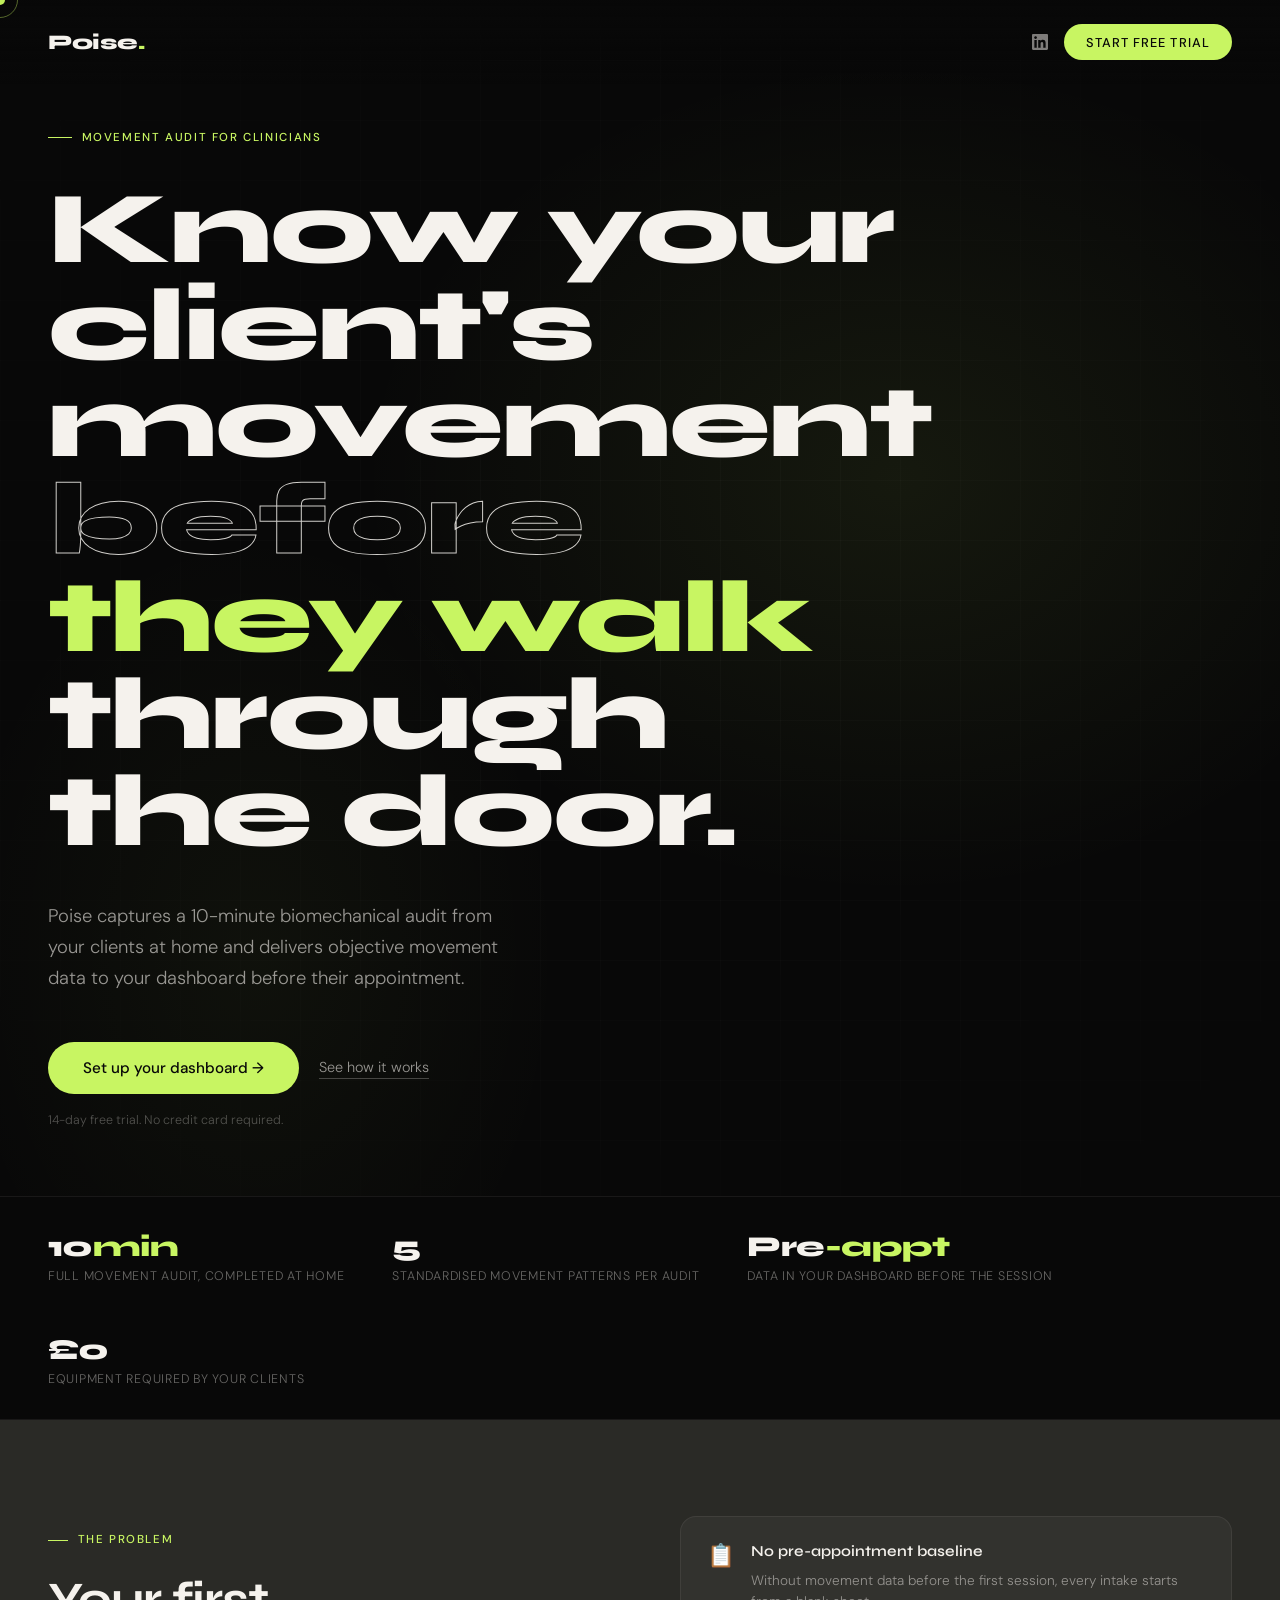
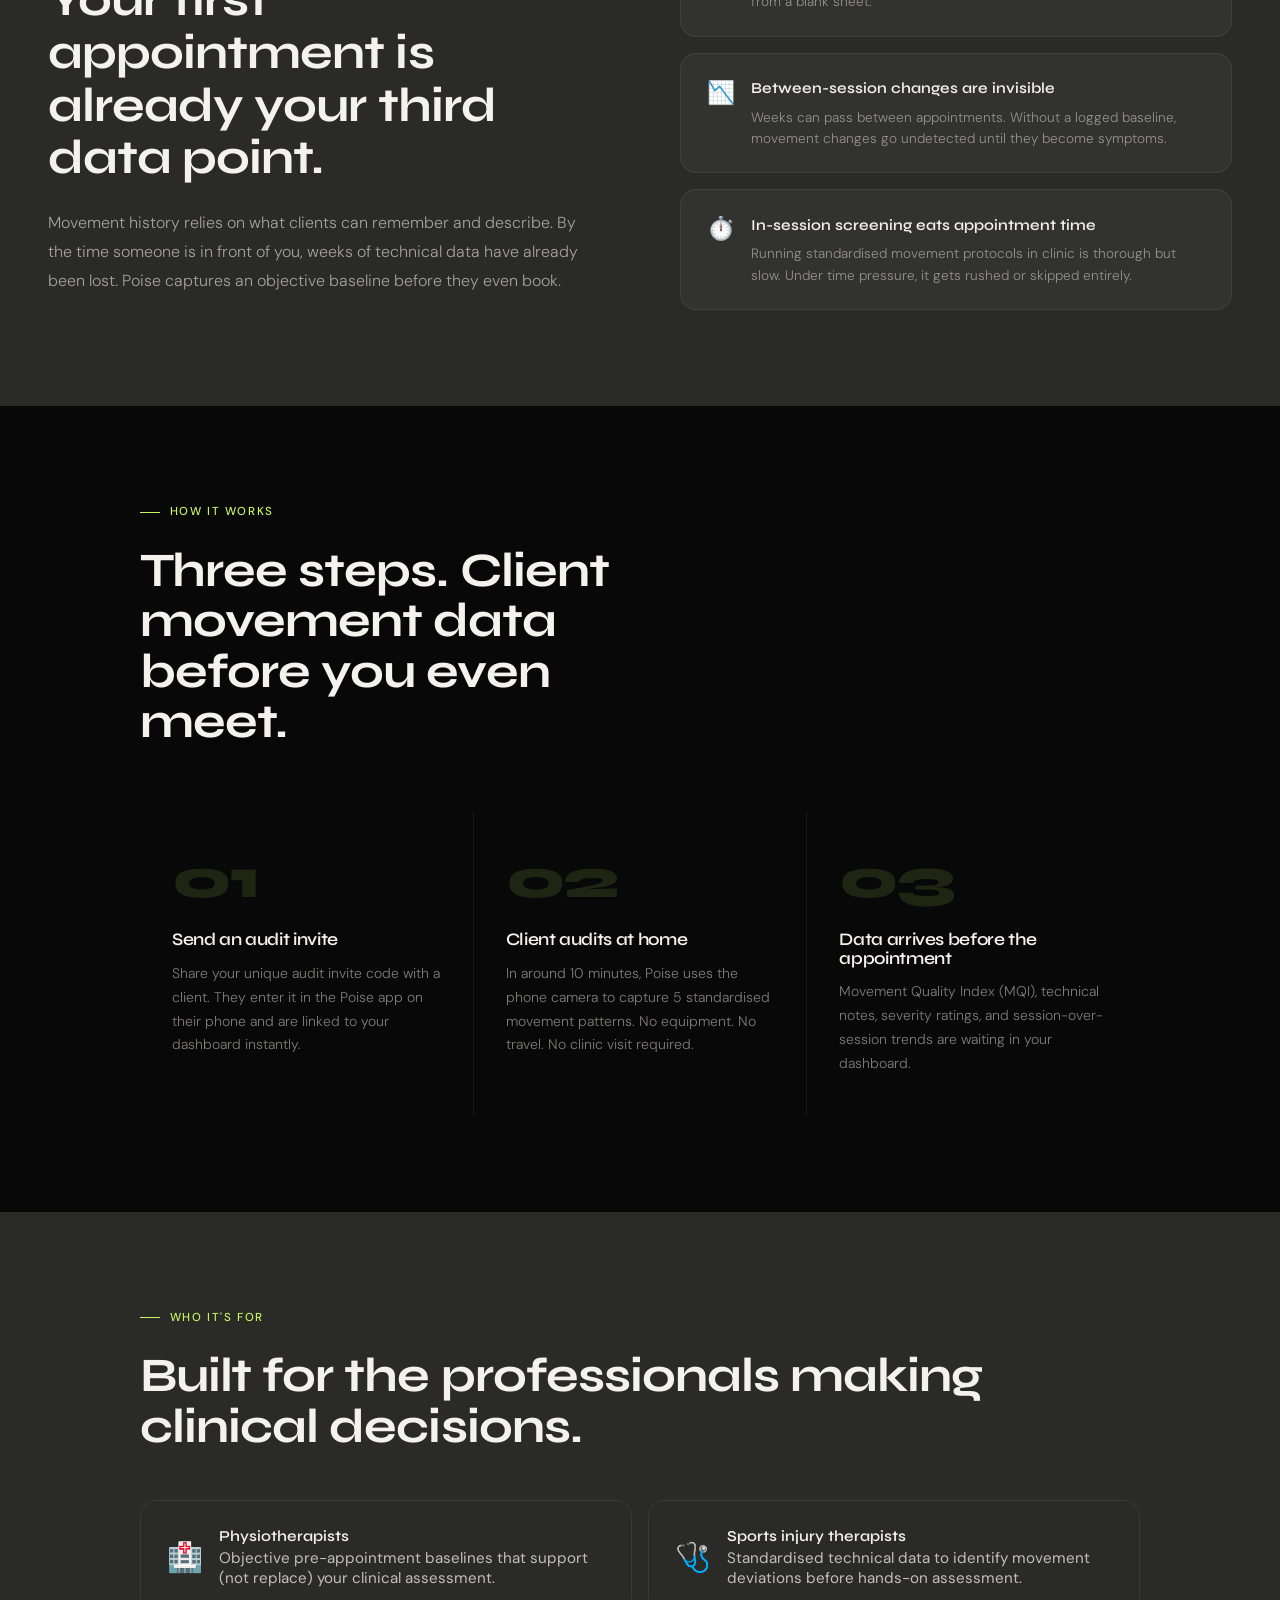
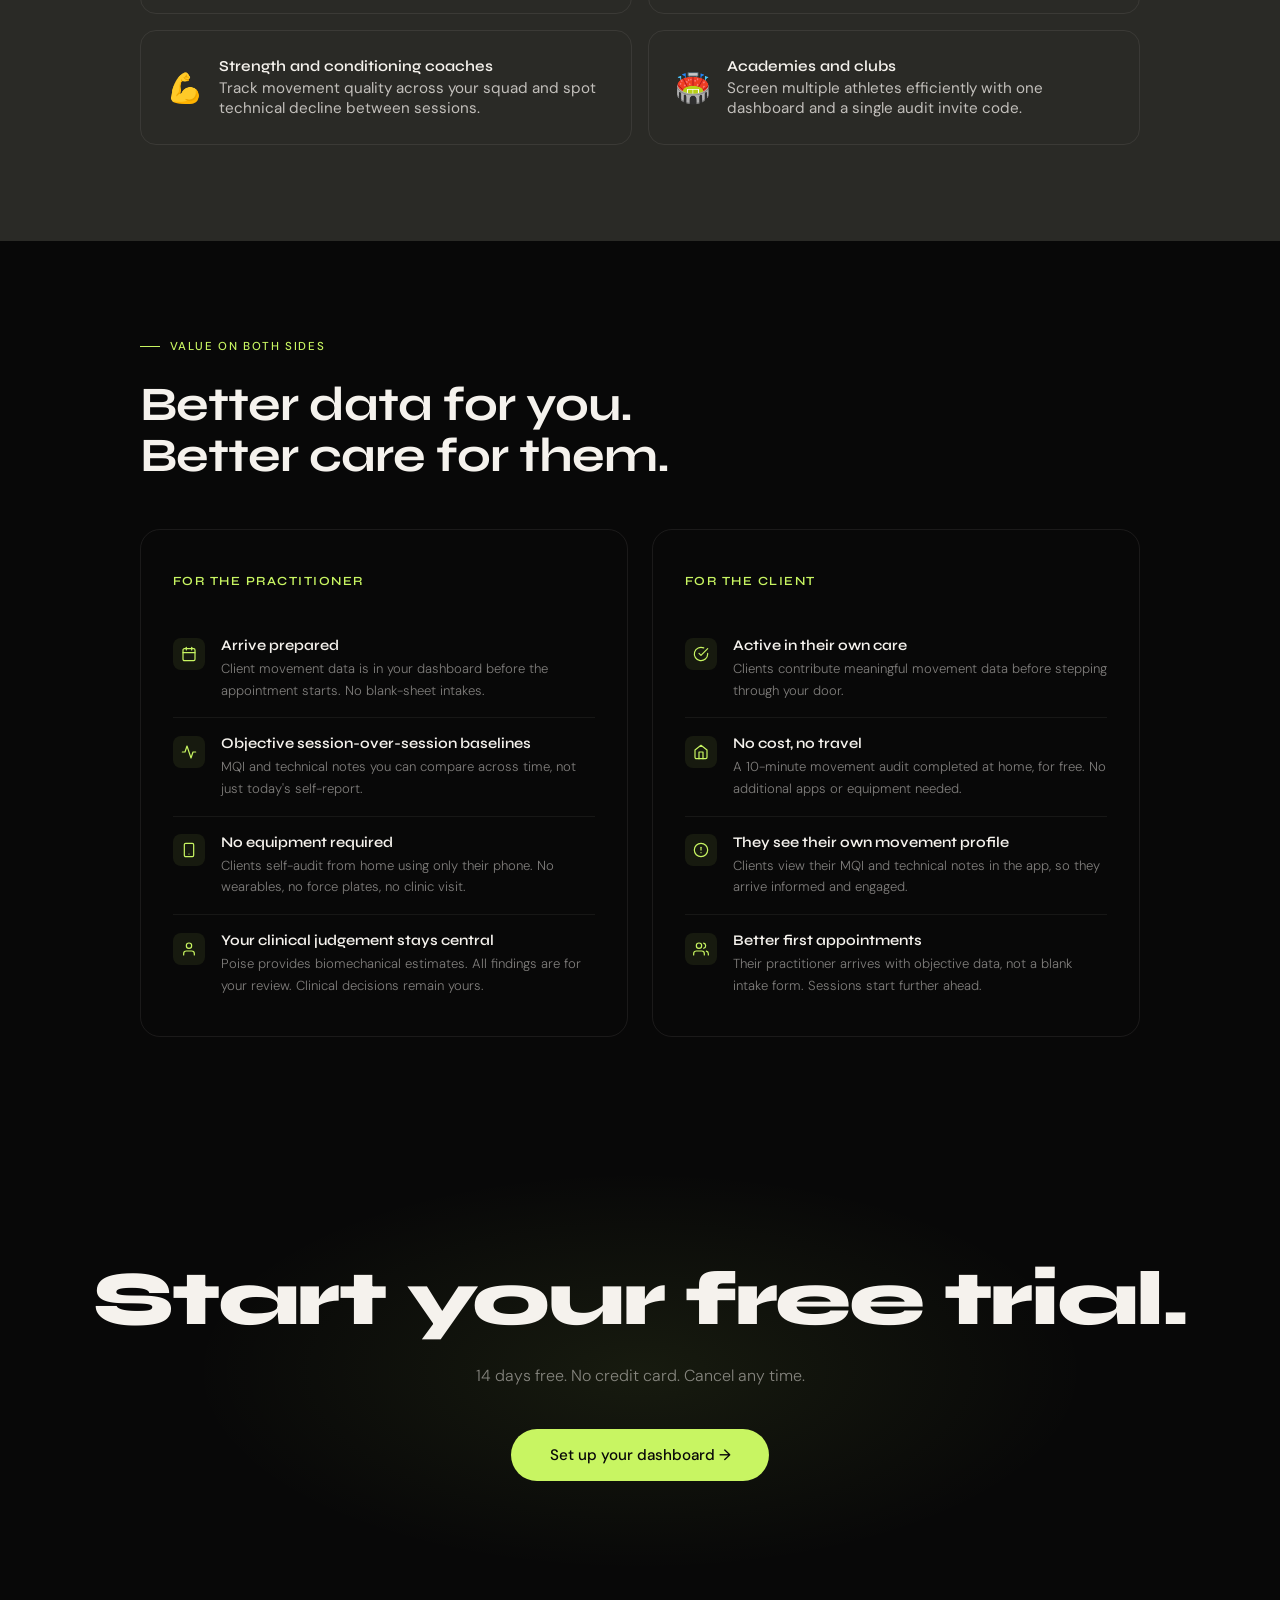
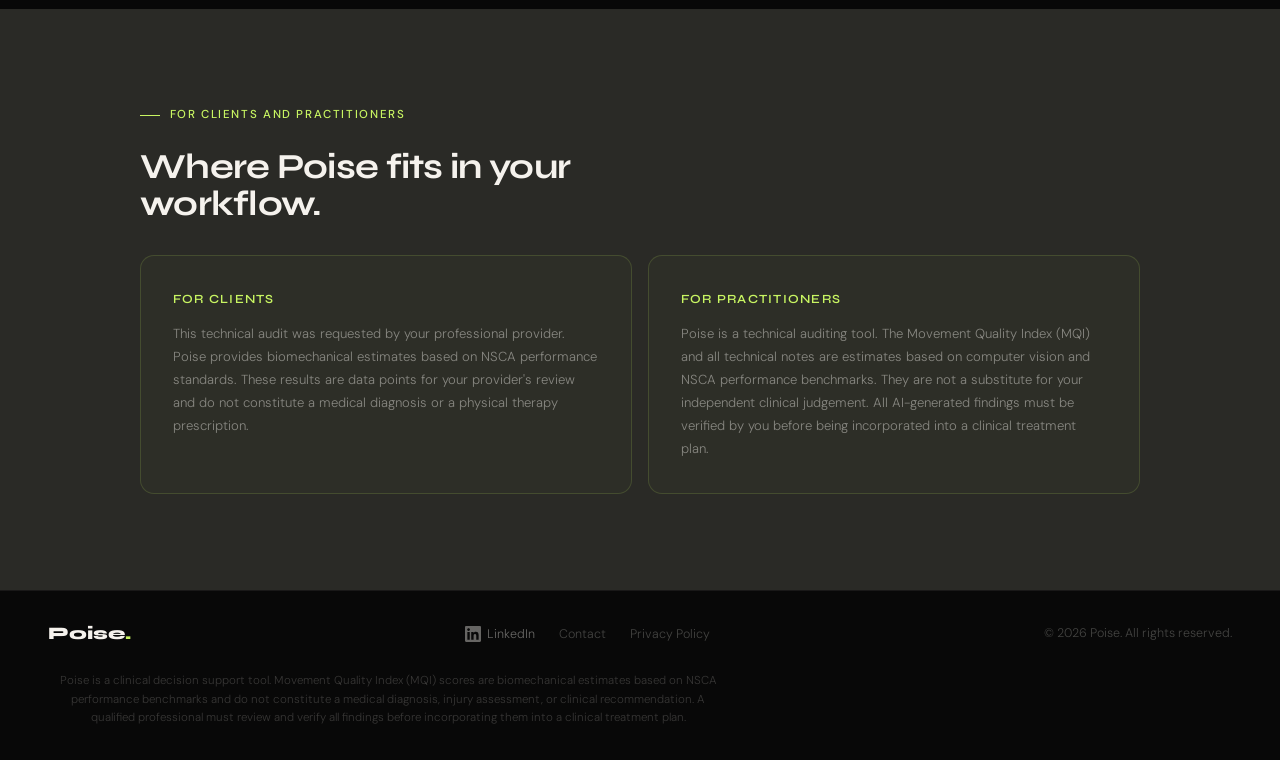
<file: index.html>
<!DOCTYPE html>
<html lang="en">
    <head>
        <meta charset="UTF-8">
        <meta name="viewport" content="width=device-width, initial-scale=1.0">
        <title>Poise | Movement Audit Tool for Clinicians and Coaches</title>
        <meta name="description" content="Give your clients a 10-minute at-home movement audit before their appointment. Objective biomechanical data in your dashboard before they walk through the door.">
        <meta name="robots" content="index, follow">
        <link rel="canonical" href="https://getpoise.app/">

        <!-- Open Graph -->
        <meta property="og:type" content="website">
        <meta property="og:url" content="https://getpoise.app/">
        <meta property="og:title" content="Poise | Movement Audit Tool for Clinicians and Coaches">
        <meta property="og:description" content="Give your clients a 10-minute at-home movement audit before their appointment. Objective biomechanical data in your dashboard before they walk through the door.">
        <meta property="og:image" content="https://getpoise.app/images/Poise_logo.png">
        <meta property="og:site_name" content="Poise">
        <meta property="og:locale" content="en_GB">

        <!-- Twitter Card -->
        <meta name="twitter:card" content="summary_large_image">
        <meta name="twitter:title" content="Poise | Movement Audit Tool for Clinicians and Coaches">
        <meta name="twitter:description" content="Give your clients a 10-minute at-home movement audit before their appointment. Objective biomechanical data in your dashboard before they walk through the door.">
        <meta name="twitter:image" content="https://getpoise.app/images/Poise_logo.png">

        <!-- Structured Data -->
        <script type="application/ld+json">
        {
            "@context": "https://schema.org",
            "@type": "SoftwareApplication",
            "name": "Poise",
            "url": "https://getpoise.app/",
            "description": "Poise is a clinical decision support tool that captures biomechanical baselines from clients at home and delivers objective movement data to practitioners before appointments.",
            "applicationCategory": "HealthApplication",
            "operatingSystem": "iOS",
            "publisher": {
                "@type": "Organization",
                "name": "Poise",
                "url": "https://getpoise.app/"
            }
        }
        </script>

        <link rel="stylesheet" href="styles/main.css"/>
        <link rel="icon" type="image/x-icon" href="/favicon.ico">
        <link rel="icon" type="image/png" sizes="32x32" href="/favicon-32x32.png">
        <link rel="icon" type="image/png" sizes="16x16" href="/favicon-16x16.png">
        <link rel="apple-touch-icon" sizes="180x180" href="/apple-touch-icon.png">
        <link rel="manifest" href="/site.webmanifest">
        <meta name="theme-color" content="#080808">

        <script type="text/javascript">
            (function(c,l,a,r,i,t,y){
                c[a]=c[a]||function(){(c[a].q||[]).push(arguments)};
                t=l.createElement(r);t.async=1;t.src="https://www.clarity.ms/tag/"+i;
                y=l.getElementsByTagName(r)[0];y.parentNode.insertBefore(t,y);
            })(window, document, "clarity", "script", "vlgvqy70ma");
        </script>
    </head>
    <body>

        <!-- Cursor -->
        <div class="cursor" id="cursor"></div>
        <div class="cursor-ring" id="cursor-ring"></div>

        <!-- Nav -->
        <nav id="nav">
            <a href="#" class="nav-logo">Poise<span>.</span></a>
            <div class="nav-right">
                <a href="https://linkedin.com/company/poiseapp" target="_blank" rel="noopener" class="nav-linkedin" aria-label="Poise on LinkedIn">
                    <svg xmlns="http://www.w3.org/2000/svg" viewBox="0 0 24 24" fill="currentColor" width="16" height="16"><path d="M20.447 20.452h-3.554v-5.569c0-1.328-.027-3.037-1.852-3.037-1.853 0-2.136 1.445-2.136 2.939v5.667H9.351V9h3.414v1.561h.046c.477-.9 1.637-1.85 3.37-1.85 3.601 0 4.267 2.37 4.267 5.455v6.286zM5.337 7.433c-1.144 0-2.063-.926-2.063-2.065 0-1.138.92-2.063 2.063-2.063 1.14 0 2.064.925 2.064 2.063 0 1.139-.925 2.065-2.064 2.065zm1.782 13.019H3.555V9h3.564v11.452zM22.225 0H1.771C.792 0 0 .774 0 1.729v20.542C0 23.227.792 24 1.771 24h20.451C23.2 24 24 23.227 24 22.271V1.729C24 .774 23.2 0 22.222 0h.003z"/></svg>
                </a>
                <a href="/pro/" class="nav-cta">Start free trial</a>
            </div>
        </nav>

        <!-- Hero -->
        <section class="hero" id="hero">
            <div class="hero-bg"></div>
            <div class="hero-grid"></div>

            <p class="hero-tag">Movement audit for clinicians</p>

            <h1 class="hero-headline">
                Know your client's movement
                <em>before</em>
                <span class="accent-word">they walk</span>
                through the door.
            </h1>

            <p class="hero-sub">
                Poise captures a 10-minute biomechanical audit from your clients at home and delivers objective movement data to your dashboard before their appointment.
            </p>

            <div class="hero-actions">
                <a href="/pro/" class="hero-btn-primary">Set up your dashboard &rarr;</a>
                <a href="#how" class="hero-btn-ghost">See how it works</a>
            </div>
            <p class="hero-note">14-day free trial. No credit card required.</p>
        </section>

        <!-- Stats -->
        <div class="stats reveal" id="stats">
            <div class="stat-item">
                <span class="stat-num">10<span>min</span></span>
                <span class="stat-label">Full movement audit, completed at home</span>
            </div>
            <div class="stat-item">
                <span class="stat-num">5</span>
                <span class="stat-label">Standardised movement patterns per audit</span>
            </div>
            <div class="stat-item">
                <span class="stat-num">Pre<span>-appt</span></span>
                <span class="stat-label">Data in your dashboard before the session</span>
            </div>
            <div class="stat-item">
                <span class="stat-num">£0</span>
                <span class="stat-label">Equipment required by your clients</span>
            </div>
        </div>

        <!-- Problem -->
        <section class="problem reveal" id="problem">
            <div>
                <p class="section-tag">The problem</p>
                <h2 class="problem-headline">Your first appointment is already your third data point.</h2>
                <p class="problem-body">
                    Movement history relies on what clients can remember and describe. By the time someone is in front of you, weeks of technical data have already been lost. Poise captures an objective baseline before they even book.
                </p>
            </div>
            <div class="problem-cards">
                <div class="problem-card">
                    <div class="card-icon">📋</div>
                    <div>
                        <p class="card-title">No pre-appointment baseline</p>
                        <p class="card-desc">Without movement data before the first session, every intake starts from a blank sheet.</p>
                    </div>
                </div>
                <div class="problem-card">
                    <div class="card-icon">📉</div>
                    <div>
                        <p class="card-title">Between-session changes are invisible</p>
                        <p class="card-desc">Weeks can pass between appointments. Without a logged baseline, movement changes go undetected until they become symptoms.</p>
                    </div>
                </div>
                <div class="problem-card">
                    <div class="card-icon">⏱️</div>
                    <div>
                        <p class="card-title">In-session screening eats appointment time</p>
                        <p class="card-desc">Running standardised movement protocols in clinic is thorough but slow. Under time pressure, it gets rushed or skipped entirely.</p>
                    </div>
                </div>
            </div>
        </section>

        <!-- How it works -->
        <section class="how-section reveal" id="how">
            <div class="how">
                <p class="section-tag">How it works</p>
                <h2 class="how-headline">
                    Three steps. Client movement data before you even meet.
                </h2>
                <div class="steps">
                    <div class="step">
                        <div class="step-num">01</div>
                        <h3 class="step-title">Send an audit invite</h3>
                        <p class="step-desc">
                            Share your unique audit invite code with a client. They enter it in the Poise app on their phone and are linked to your dashboard instantly.
                        </p>
                    </div>
                    <div class="step">
                        <div class="step-num">02</div>
                        <h3 class="step-title">Client audits at home</h3>
                        <p class="step-desc">
                            In around 10 minutes, Poise uses the phone camera to capture 5 standardised movement patterns. No equipment. No travel. No clinic visit required.
                        </p>
                    </div>
                    <div class="step">
                        <div class="step-num">03</div>
                        <h3 class="step-title">Data arrives before the appointment</h3>
                        <p class="step-desc">
                            Movement Quality Index (MQI), technical notes, severity ratings, and session-over-session trends are waiting in your dashboard.
                        </p>
                    </div>
                </div>
            </div>
        </section>

        <!-- Who it's for -->
        <section class="who reveal" id="who">
            <div class="who-inner">
                <p class="section-tag">Who it's for</p>
                <h2 class="who-headline">Built for the professionals making clinical decisions.</h2>
                <div class="who-grid">
                    <div class="who-card">
                        <div class="who-emoji">🏥</div>
                        <div class="who-text">
                            <strong>Physiotherapists</strong>
                            Objective pre-appointment baselines that support (not replace) your clinical assessment.
                        </div>
                    </div>
                    <div class="who-card">
                        <div class="who-emoji">🩺</div>
                        <div class="who-text">
                            <strong>Sports injury therapists</strong>
                            Standardised technical data to identify movement deviations before hands-on assessment.
                        </div>
                    </div>
                    <div class="who-card">
                        <div class="who-emoji">💪</div>
                        <div class="who-text">
                            <strong>Strength and conditioning coaches</strong>
                            Track movement quality across your squad and spot technical decline between sessions.
                        </div>
                    </div>
                    <div class="who-card">
                        <div class="who-emoji">🏟️</div>
                        <div class="who-text">
                            <strong>Academies and clubs</strong>
                            Screen multiple athletes efficiently with one dashboard and a single audit invite code.
                        </div>
                    </div>
                </div>
            </div>
        </section>

        <!-- Benefits for both sides -->
        <section class="benefits reveal" id="benefits">
            <div class="benefits-inner">
                <p class="section-tag">Value on both sides</p>
                <h2 class="benefits-headline">Better data for you. Better care for them.</h2>
                <div class="benefits-split">

                    <div class="benefits-side">
                        <p class="benefits-side-title">For the practitioner</p>

                        <div class="benefit-item">
                            <div class="benefit-icon">
                                <svg xmlns="http://www.w3.org/2000/svg" width="16" height="16" viewBox="0 0 24 24" fill="none" stroke="currentColor" stroke-width="1.8" stroke-linecap="round" stroke-linejoin="round"><rect x="3" y="4" width="18" height="18" rx="2"/><line x1="16" y1="2" x2="16" y2="6"/><line x1="8" y1="2" x2="8" y2="6"/><line x1="3" y1="10" x2="21" y2="10"/></svg>
                            </div>
                            <div class="benefit-text">
                                <strong>Arrive prepared</strong>
                                <p>Client movement data is in your dashboard before the appointment starts. No blank-sheet intakes.</p>
                            </div>
                        </div>

                        <div class="benefit-item">
                            <div class="benefit-icon">
                                <svg xmlns="http://www.w3.org/2000/svg" width="16" height="16" viewBox="0 0 24 24" fill="none" stroke="currentColor" stroke-width="1.8" stroke-linecap="round" stroke-linejoin="round"><polyline points="22 12 18 12 15 21 9 3 6 12 2 12"/></svg>
                            </div>
                            <div class="benefit-text">
                                <strong>Objective session-over-session baselines</strong>
                                <p>MQI and technical notes you can compare across time, not just today's self-report.</p>
                            </div>
                        </div>

                        <div class="benefit-item">
                            <div class="benefit-icon">
                                <svg xmlns="http://www.w3.org/2000/svg" width="16" height="16" viewBox="0 0 24 24" fill="none" stroke="currentColor" stroke-width="1.8" stroke-linecap="round" stroke-linejoin="round"><rect x="5" y="2" width="14" height="20" rx="2"/><line x1="12" y1="18" x2="12.01" y2="18"/></svg>
                            </div>
                            <div class="benefit-text">
                                <strong>No equipment required</strong>
                                <p>Clients self-audit from home using only their phone. No wearables, no force plates, no clinic visit.</p>
                            </div>
                        </div>

                        <div class="benefit-item">
                            <div class="benefit-icon">
                                <svg xmlns="http://www.w3.org/2000/svg" width="16" height="16" viewBox="0 0 24 24" fill="none" stroke="currentColor" stroke-width="1.8" stroke-linecap="round" stroke-linejoin="round"><path d="M20 21v-2a4 4 0 0 0-4-4H8a4 4 0 0 0-4 4v2"/><circle cx="12" cy="7" r="4"/></svg>
                            </div>
                            <div class="benefit-text">
                                <strong>Your clinical judgement stays central</strong>
                                <p>Poise provides biomechanical estimates. All findings are for your review. Clinical decisions remain yours.</p>
                            </div>
                        </div>
                    </div>

                    <div class="benefits-side">
                        <p class="benefits-side-title">For the client</p>

                        <div class="benefit-item">
                            <div class="benefit-icon">
                                <svg xmlns="http://www.w3.org/2000/svg" width="16" height="16" viewBox="0 0 24 24" fill="none" stroke="currentColor" stroke-width="1.8" stroke-linecap="round" stroke-linejoin="round"><path d="M22 11.08V12a10 10 0 1 1-5.93-9.14"/><polyline points="22 4 12 14.01 9 11.01"/></svg>
                            </div>
                            <div class="benefit-text">
                                <strong>Active in their own care</strong>
                                <p>Clients contribute meaningful movement data before stepping through your door.</p>
                            </div>
                        </div>

                        <div class="benefit-item">
                            <div class="benefit-icon">
                                <svg xmlns="http://www.w3.org/2000/svg" width="16" height="16" viewBox="0 0 24 24" fill="none" stroke="currentColor" stroke-width="1.8" stroke-linecap="round" stroke-linejoin="round"><path d="M3 9l9-7 9 7v11a2 2 0 0 1-2 2H5a2 2 0 0 1-2-2z"/><polyline points="9 22 9 12 15 12 15 22"/></svg>
                            </div>
                            <div class="benefit-text">
                                <strong>No cost, no travel</strong>
                                <p>A 10-minute movement audit completed at home, for free. No additional apps or equipment needed.</p>
                            </div>
                        </div>

                        <div class="benefit-item">
                            <div class="benefit-icon">
                                <svg xmlns="http://www.w3.org/2000/svg" width="16" height="16" viewBox="0 0 24 24" fill="none" stroke="currentColor" stroke-width="1.8" stroke-linecap="round" stroke-linejoin="round"><circle cx="12" cy="12" r="10"/><line x1="12" y1="8" x2="12" y2="12"/><line x1="12" y1="16" x2="12.01" y2="16"/></svg>
                            </div>
                            <div class="benefit-text">
                                <strong>They see their own movement profile</strong>
                                <p>Clients view their MQI and technical notes in the app, so they arrive informed and engaged.</p>
                            </div>
                        </div>

                        <div class="benefit-item">
                            <div class="benefit-icon">
                                <svg xmlns="http://www.w3.org/2000/svg" width="16" height="16" viewBox="0 0 24 24" fill="none" stroke="currentColor" stroke-width="1.8" stroke-linecap="round" stroke-linejoin="round"><path d="M17 21v-2a4 4 0 0 0-4-4H5a4 4 0 0 0-4 4v2"/><circle cx="9" cy="7" r="4"/><path d="M23 21v-2a4 4 0 0 0-3-3.87"/><path d="M16 3.13a4 4 0 0 1 0 7.75"/></svg>
                            </div>
                            <div class="benefit-text">
                                <strong>Better first appointments</strong>
                                <p>Their practitioner arrives with objective data, not a blank intake form. Sessions start further ahead.</p>
                            </div>
                        </div>
                    </div>

                </div>
            </div>
        </section>

        <!-- Bottom CTA -->
        <section class="cta-bottom reveal" id="cta">
            <div class="cta-bottom-bg"></div>
            <h2 class="cta-bottom-headline">Start your free trial.</h2>
            <p class="cta-bottom-sub">
                14 days free. No credit card. Cancel any time.
            </p>
            <a href="/pro/" class="cta-bottom-btn">Set up your dashboard &rarr;</a>
        </section>

        <!-- Client disclaimer -->
        <section class="disclaimer reveal" id="disclaimer">
            <div class="disclaimer-inner">
                <p class="section-tag">For clients and practitioners</p>
                <h2 class="disclaimer-headline">Where Poise fits in your workflow.</h2>
                <div class="disclaimer-split">
                    <div class="disclaimer-box">
                        <p class="disclaimer-box-label">For clients</p>
                        <p>This technical audit was requested by your professional provider. Poise provides biomechanical estimates based on NSCA performance standards. These results are data points for your provider's review and do not constitute a medical diagnosis or a physical therapy prescription.</p>
                    </div>
                    <div class="disclaimer-box">
                        <p class="disclaimer-box-label">For practitioners</p>
                        <p>Poise is a technical auditing tool. The Movement Quality Index (MQI) and all technical notes are estimates based on computer vision and NSCA performance benchmarks. They are not a substitute for your independent clinical judgement. All AI-generated findings must be verified by you before being incorporated into a clinical treatment plan.</p>
                    </div>
                </div>
            </div>
        </section>

        <!-- Footer -->
        <footer id="footer">
            <div class="footer-logo">Poise<span>.</span></div>
            <div class="footer-links">
                <a href="https://linkedin.com/company/poiseapp" target="_blank" rel="noopener" class="footer-linkedin" aria-label="Poise on LinkedIn">
                    <svg xmlns="http://www.w3.org/2000/svg" viewBox="0 0 24 24" fill="currentColor" width="16" height="16"><path d="M20.447 20.452h-3.554v-5.569c0-1.328-.027-3.037-1.852-3.037-1.853 0-2.136 1.445-2.136 2.939v5.667H9.351V9h3.414v1.561h.046c.477-.9 1.637-1.85 3.37-1.85 3.601 0 4.267 2.37 4.267 5.455v6.286zM5.337 7.433c-1.144 0-2.063-.926-2.063-2.065 0-1.138.92-2.063 2.063-2.063 1.14 0 2.064.925 2.064 2.063 0 1.139-.925 2.065-2.064 2.065zm1.782 13.019H3.555V9h3.564v11.452zM22.225 0H1.771C.792 0 0 .774 0 1.729v20.542C0 23.227.792 24 1.771 24h20.451C23.2 24 24 23.227 24 22.271V1.729C24 .774 23.2 0 22.222 0h.003z"/></svg>
                    LinkedIn
                </a>
                <a href="mailto:hello@getpoise.app" class="footer-privacy">Contact</a>
                <a href="privacy/" class="footer-privacy">Privacy Policy</a>
            </div>
            <p class="footer-copy">&copy; 2026 Poise. All rights reserved.</p>
            <p class="footer-disclaimer">Poise is a clinical decision support tool. Movement Quality Index (MQI) scores are biomechanical estimates based on NSCA performance benchmarks and do not constitute a medical diagnosis, injury assessment, or clinical recommendation. A qualified professional must review and verify all findings before incorporating them into a clinical treatment plan.</p>
        </footer>

        <script src="scripts/main.js"></script>
    </body>
</html>
</file>
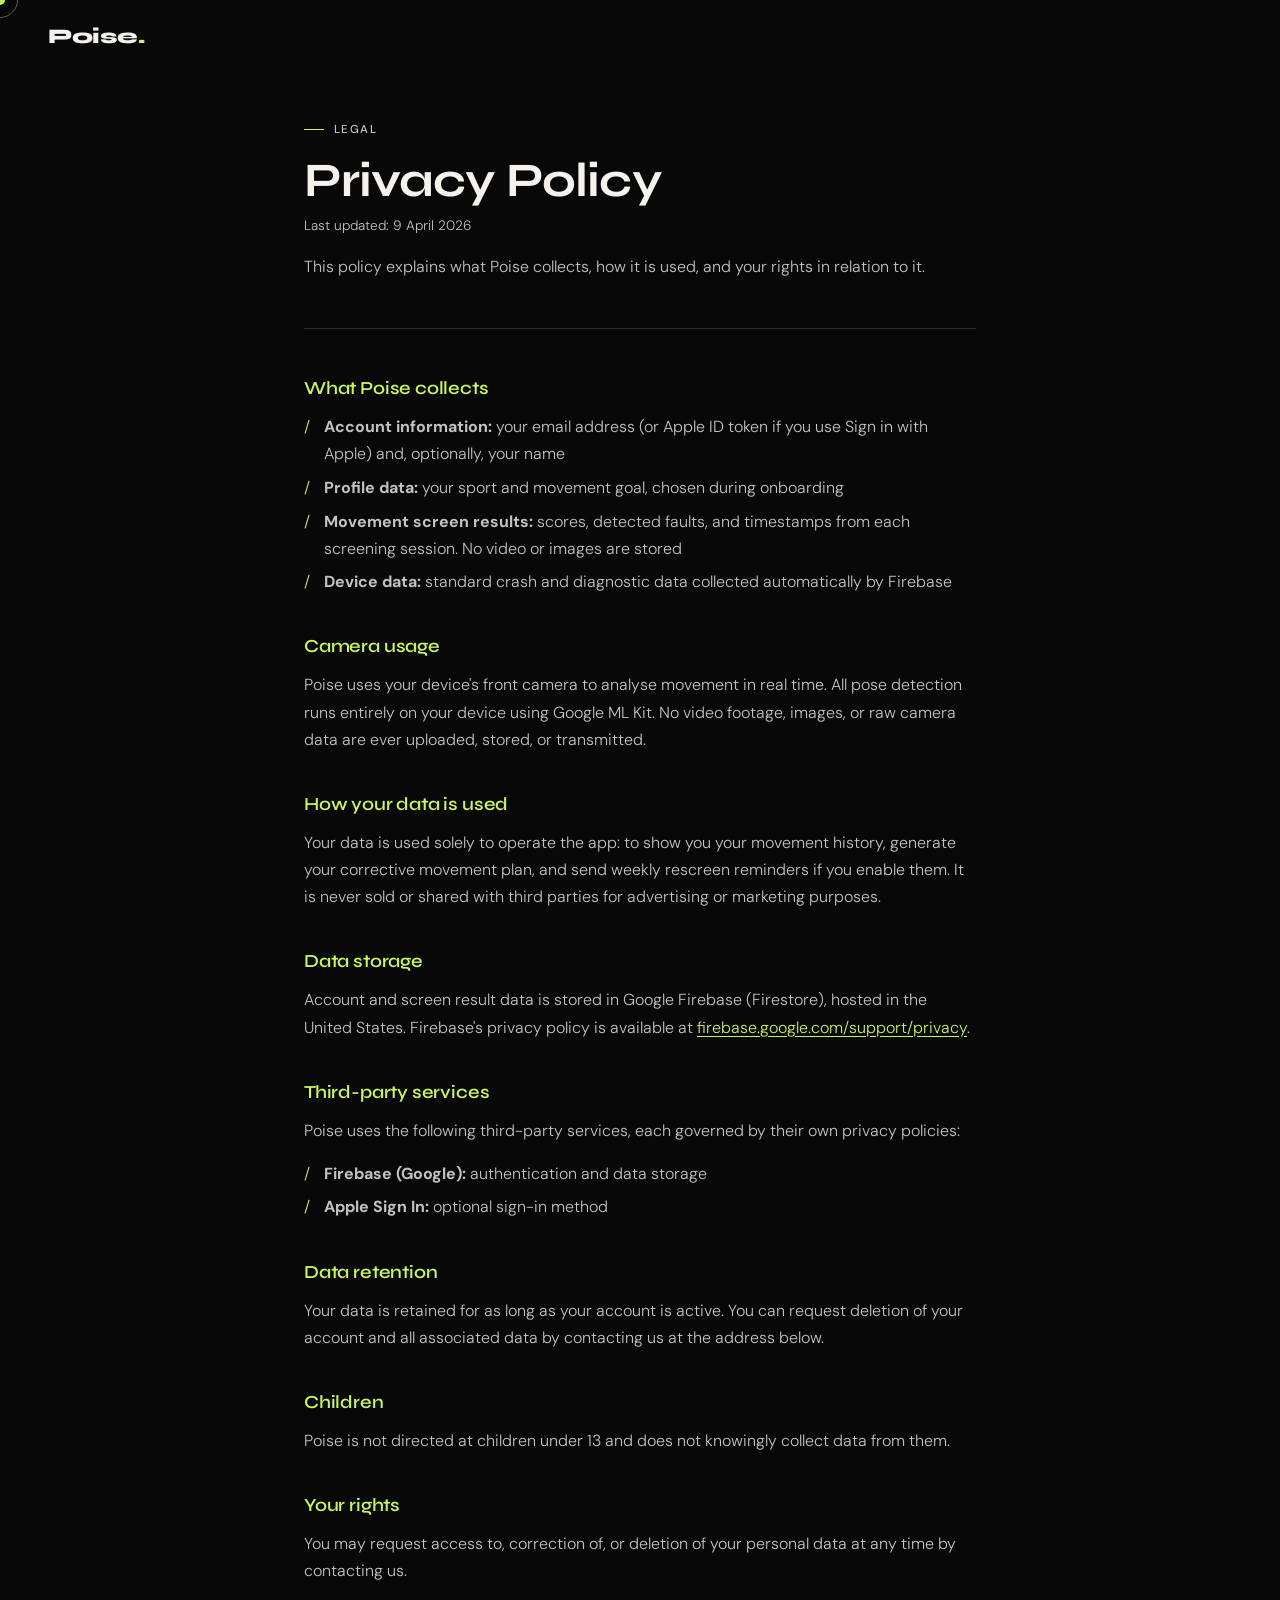
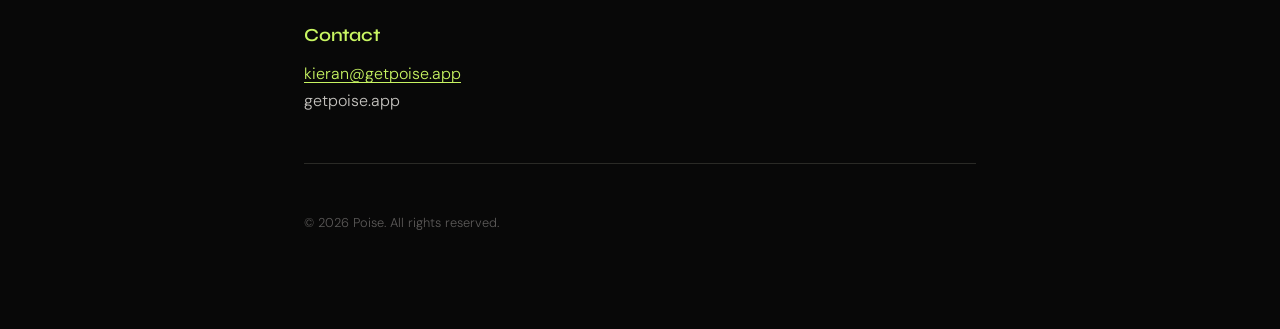
<file: privacy/index.html>
<!DOCTYPE html>
<html lang="en">

<head>
    <meta charset="UTF-8">
    <meta name="viewport" content="width=device-width, initial-scale=1.0">
    <title>Privacy Policy | Poise</title>
    <meta name="description" content="Poise privacy policy -- what data we collect, how it is used, and your rights.">
    <meta name="robots" content="index, follow">
    <link rel="canonical" href="https://getpoise.app/privacy/">

    <!-- Open Graph -->
    <meta property="og:type" content="website">
    <meta property="og:url" content="https://getpoise.app/privacy/">
    <meta property="og:title" content="Privacy Policy | Poise">
    <meta property="og:description" content="Poise privacy policy -- what data we collect, how it is used, and your rights.">
    <meta property="og:site_name" content="Poise">
    <meta property="og:locale" content="en_GB">

    <link rel="stylesheet" href="../styles/main.css" />
    <link rel="icon" type="image/x-icon" href="/favicon.ico">
    <link rel="icon" type="image/png" sizes="32x32" href="/favicon-32x32.png">
    <link rel="icon" type="image/png" sizes="16x16" href="/favicon-16x16.png">
    <link rel="apple-touch-icon" sizes="180x180" href="/apple-touch-icon.png">
    <link rel="manifest" href="/site.webmanifest">
    <meta name="theme-color" content="#080808">
    <style>
        .policy-page {
            max-width: 720px;
            margin: 0 auto;
            padding: 120px 24px 80px;
        }

        .policy-page h1 {
            font-family: 'Syne', sans-serif;
            font-size: clamp(2rem, 5vw, 3rem);
            margin-bottom: 0.5rem;
        }

        .policy-date {
            font-size: 0.85rem;
            color: rgba(245, 242, 237, 0.45);
            margin-bottom: 3rem;
        }

        .policy-page h2 {
            font-family: 'Syne', sans-serif;
            font-size: 1.15rem;
            font-weight: 600;
            color: var(--accent);
            margin-top: 2.5rem;
            margin-bottom: 0.75rem;
            letter-spacing: -0.01em;
            line-height: 1.3;
        }

        .policy-page p {
            color: rgba(245, 242, 237, 0.8);
            margin-bottom: 1rem;
        }

        .policy-page ul {
            list-style: none;
            padding: 0;
            margin-bottom: 1rem;
        }

        .policy-page ul li {
            color: rgba(245, 242, 237, 0.8);
            padding-left: 1.25rem;
            position: relative;
            margin-bottom: 0.4rem;
            line-height: 1.7;
        }

        .policy-page ul li::before {
            content: '/';
            position: absolute;
            left: 0;
            color: var(--accent);
        }

        .policy-page a {
            color: var(--accent);
            text-decoration: underline;
            text-underline-offset: 3px;
        }

        .policy-divider {
            height: 1px;
            background: var(--subtle);
            margin: 3rem 0;
        }
    </style>
</head>

<body>

    <div class="cursor" id="cursor"></div>
    <div class="cursor-ring" id="cursor-ring"></div>

    <!-- Nav -->
    <nav id="nav">
        <a href="index.html" class="nav-logo">Poise<span>.</span></a>
    </nav>

    <main class="policy-page">
        <p class="section-tag">Legal</p>
        <h1>Privacy Policy</h1>
        <p class="policy-date">Last updated: 9 April 2026</p>

        <p>
            This policy explains what Poise collects, how it is used, and your rights in relation to it.
        </p>

        <div class="policy-divider"></div>

        <h2>What Poise collects</h2>
        <ul>
            <li><strong>Account information:</strong> your email address (or Apple ID token if you use Sign in with
                Apple) and, optionally, your name</li>
            <li><strong>Profile data:</strong> your sport and movement goal, chosen during onboarding</li>
            <li><strong>Movement screen results:</strong> scores, detected faults, and timestamps from each screening
                session. No video or images are stored</li>
            <li><strong>Device data:</strong> standard crash and diagnostic data collected automatically by Firebase
            </li>
        </ul>

        <h2>Camera usage</h2>
        <p>
            Poise uses your device's front camera to analyse movement in real time. All pose detection runs entirely on
            your device using Google ML Kit. No video footage, images, or raw camera data are ever uploaded, stored, or
            transmitted.
        </p>

        <h2>How your data is used</h2>
        <p>
            Your data is used solely to operate the app: to show you your movement history, generate your corrective movement plan,
            and send weekly rescreen reminders if you enable them. It is never sold or shared with third parties for
            advertising or marketing purposes.
        </p>

        <h2>Data storage</h2>
        <p>
            Account and screen result data is stored in Google Firebase (Firestore), hosted in the United States.
            Firebase's privacy policy is available at <a href="https://firebase.google.com/support/privacy"
                target="_blank" rel="noopener">firebase.google.com/support/privacy</a>.
        </p>

        <h2>Third-party services</h2>
        <p>Poise uses the following third-party services, each governed by their own privacy policies:</p>
        <ul>
            <li><strong>Firebase (Google):</strong> authentication and data storage</li>
            <li><strong>Apple Sign In:</strong> optional sign-in method</li>
        </ul>

        <h2>Data retention</h2>
        <p>
            Your data is retained for as long as your account is active. You can request deletion of your account and
            all associated data by contacting us at the address below.
        </p>

        <h2>Children</h2>
        <p>
            Poise is not directed at children under 13 and does not knowingly collect data from them.
        </p>

        <h2>Your rights</h2>
        <p>
            You may request access to, correction of, or deletion of your personal data at any time by contacting us.
        </p>

        <h2>Contact</h2>
        <p>
            <a href="mailto:kieran@getpoise.app">kieran@getpoise.app</a><br>
            getpoise.app
        </p>

        <div class="policy-divider"></div>

        <p style="font-size: 0.8rem; color: rgba(245,242,237,0.35);">
            &copy; 2026 Poise. All rights reserved.
        </p>
    </main>

    <script src="../scripts/main.js"></script>
</body>

</html>
</file>
<file: styles/main.css>
/* Google Fonts */
@import url('https://fonts.googleapis.com/css2?family=Syne:wght@400;500;600;700;800&family=DM+Sans:ital,wght@0,300;0,400;0,500;1,300&display=swap');

/* Reset */
*, *::before, *::after {
    box-sizing: border-box;
    margin: 0;
    padding: 0;
}

/* Variables */
:root {
    --black: #080808;
    --white: #f5f2ed;
    --cream: #ede9e2;
    --accent: #c8f562;
    --accent-dark: #a8d442;
    --mid: #5a5a52;
    --subtle: #2a2a26;
}

/* Base */
html {
    scroll-behavior: smooth;
}

body {
    background: var(--black);
    color: var(--white);
    font-family: 'DM Sans', sans-serif;
    font-weight: 300;
    overflow-x: hidden;
}

@media (hover: hover) and (pointer: fine) {
    body { cursor: none; }
}

/* Typography scale */
h1, h2, h3 {
    font-family: 'Syne', sans-serif;
    letter-spacing: -0.02em;
    line-height: 1.05;
}

p{
    line-height: 1.7;
}

a {
    text-decoration: none;
    color:inherit;
}

/* Utility */
.accent { color: var(--accent); }
.muted { color: rgba(245,242,237,0.5); }
.section-tag {
    font-size: 0.72rem;
    font-weight: 500;
    letter-spacing: 0.14em;
    text-transform: uppercase;
    color: var(--accent);
    margin-bottom: 1.5rem;
    display: flex;
    align-items: center;
    gap: 0.6rem;
}
.section-tag::before {
    content: '';
    display: inline-block;
    width: 20px;
    height: 1px;
    background: var(--accent);
}

/* Navigation */
nav {
    position: fixed;
    top: 0;
    left: 0;
    right: 0;
    z-index: 100;
    display: flex;
    align-items: center;
    justify-content: space-between;
    padding: 1.5rem 3rem;
    background: linear-gradient(to bottom, rgba(8,8,8,0.95), transparent);
}

.nav-logo {
    font-family: 'Syne', sans-serif;
    font-weight: 800;
    font-size: 1.3rem;
    letter-spacing: -0.02em;
    color: var(--white);
}

.nav-logo span {
    color: var(--accent);
}

.nav-cta {
    font-size: 0.8rem;
    font-weight: 500;
    letter-spacing: 0.08em;
    text-transform: uppercase;
    color: var(--black);
    background: var(--accent);
    padding: 0.6rem 1.4rem;
    border-radius: 100px;
    transition: background 0.2s;
}

.nav-cta:hover {
    background: var(--accent-dark);
}

/* Nav mobile */
@media (max-width: 768px) {
    nav {
        padding: 1.2rem 1.5rem;
    }
}

/* Hero */
.hero {
    min-height: 100vh;
    display: flex;
    flex-direction: column;
    justify-content: center;
    padding: 8rem 3rem 4rem;
    position: relative;
    overflow: hidden;
}

.hero-bg {
    position: absolute;
    inset: 0;
    background:
        radial-gradient(ellipse 60% 50% at 70% 40%, rgba(200,245,98,0.07) 0%, transparent 70%),
        radial-gradient(ellipse 40% 60% at 20% 80%, rgba(200,245,98,0.04) 0%, transparent 60%);
    pointer-events: none;
}

.hero-grid {
    position: absolute;
    inset: 0;
    background-image:
        linear-gradient(rgba(255,255,255,0.025) 1px, transparent 1px),
        linear-gradient(90deg, rgba(255,255,255,0.025) 1px, transparent 1px);
    background-size: 60px 60px;
    pointer-events: none;
    mask-image: radial-gradient(ellipse 80% 80% at 50% 50%, black, transparent);
}

.hero-tag {
    font-size: 0.72rem;
    font-weight: 500;
    letter-spacing: 0.14em;
    text-transform: uppercase;
    color: var(--accent);
    margin-bottom: 2rem;
    opacity: 0;
    animation: fadeUp 0.8s ease 0.2s forwards;
    display: flex;
    align-items: center;
    gap: 0.6rem
}

.hero-tag::before {
    content: '';
    display: inline-block;
    width: 24px;
    height: 1px;
    background: var(--accent);
}

.hero-headline {
    font-family: 'Syne', sans-serif;
    font-weight: 800;
    font-size: clamp(2rem, 8vw, 7.5rem);
    line-height: 0.95;
    max-width: 900px;
    opacity: 0;
    animation: fadeUp 0.8s ease 0.4s forwards;
}

.hero-headline em {
    font-style: normal;
    color: transparent;
    -webkit-text-stroke: 1px rgba(245,242,237,0.85);
}

.hero-headline .accent-word {
    color: var(--accent);
    display: block;
}

.hero-sub {
    margin-top: 2.5rem;
    font-size: clamp(1rem, 1.8vw, 1.15rem);
    font-weight: 300;
    color: rgba(245,242,237,0.6);
    max-width: 480px;
    line-height: 1.7;
    opacity: 0;
    animation: fadeUp 0.8s ease 0.6s forwards;
}

/* Hero actions (B2B CTA buttons) */
.hero-actions {
    margin-top: 3rem;
    display: flex;
    align-items: center;
    gap: 1.2rem;
    flex-wrap: wrap;
    opacity: 0;
    animation: fadeUp 0.8s ease 0.8s forwards;
}

.hero-btn-primary {
    background: var(--accent);
    color: var(--black);
    font-family: 'DM Sans', sans-serif;
    font-size: 0.95rem;
    font-weight: 500;
    padding: 1rem 2.2rem;
    border-radius: 100px;
    transition: background 0.2s, transform 0.15s;
    white-space: nowrap;
}

.hero-btn-primary:hover {
    background: var(--accent-dark);
    transform: translateY(-1px);
}

.hero-btn-ghost {
    font-size: 0.9rem;
    color: rgba(245,242,237,0.6);
    border-bottom: 1px solid rgba(245,242,237,0.25);
    padding-bottom: 2px;
    transition: color 0.2s, border-color 0.2s;
    white-space: nowrap;
}

.hero-btn-ghost:hover {
    color: var(--white);
    border-color: rgba(245,242,237,0.6);
}

@media (max-width: 768px) {
    .hero-actions {
        flex-direction: column;
        align-items: flex-start;
    }
}

/*  Waitlist form (kept for reference, no longer used on main page) */
.hero-form {
    margin-top: 3rem;
    display: flex;
    gap: 0.75rem;
    flex-wrap: wrap;
    opacity: 0;
    animation: fadeUp 0.8s ease 0.8s forwards;
}

.hero-form input {
    flex: 1;
    min-width: 240px;
    background: rgba(245,242,237,0.06);
    border: 1px solid rgba(245,242,237,0.12);
    color: var(--white);
    font-family: 'DM Sans', sans-serif;
    font-size: 0.95rem;
    padding: 1rem 1.4rem;
    border-radius: 100px;
    outline: none;
    transition: border-color 0.2s, background 0.2s;
}

.hero-form input::placeholder {
    color: rgba(245,242,237,0.3);
}

.hero-form input:focus {
    border-color: rgba(200,245,98,0.5);
    background:rgba(245,242,237,0.09);
}

.hero-form button {
    background: var(--accent);
    color: var(--black);
    font-family: 'DM Sans', sans-serif;
    font-size: 0.9rem;
    font-weight: 500;
    letter-spacing: 0.04em;
    padding: 1rem 2rem;
    border: none;
    border-radius: 100px;
    cursor: pointer;
    transition: background 0.2s, transform 0.15s;
    white-space: nowrap;
}

.hero-form button:hover {
    background: var(--accent-dark);
    transform: translateY(-1px);
}

.hero-form button:active {
    transform: translateY(0);
}

.hero-note {
    margin-top: 1rem;
    font-size: 0.78rem;
    color: rgba(245,242,237,0.3);
}

.success-msg {
    display: none;
    margin-top: 1rem;
    font-size: 0.9rem;
    color: var(--accent);
    font-weight: 500;
}

/* Waitlist count */
.waitlist-count {
    display: flex;
    align-items: center;
    gap: 0.5rem;
    font-size: 0.82rem;
    color: rgba(245,242,237,0.4);
    margin-top: 1.2rem;
}

.count-dots {
    display: flex;
    gap: 3px;
}

.count-dot {
    width: 22px;
    height: 22px;
    border-radius: 50%;
    background: var(--subtle);
    border: 2px solid var(--black);
    margin-left: -6px;
    display: flex;
    align-items: center;
    justify-content: center;
    font-size: 0.55rem;
}

.count-dot:first-child {
    margin-left: 0;
}

/* Hero mobile */
@media (max-width: 768px) {
    .hero {
        padding-left:   1.5rem;
        padding-right:  1.5rem;
        padding-bottom: 4rem;
        min-height: auto;
    }

    .hero-headline {
        font-size: clamp(1.8rem, 7.5vw, 2.8rem);
        line-height: 1.05;
    }

    .hero-form {
        flex-direction: column;
        align-items: stretch;
    }

    .hero-form input,
    .hero-form select,
    .hero-form button {
        width: 100%;
        min-width: unset;
        flex: none;
    }

    .hero-form select#hero-frequency {
        min-width: unset;
    }
}

/* Keyframes */
@keyframes fadeUp {
    from { opacity: 0; transform: translateY(24px); }
    to   { opacity: 1; transform: translateY(0); }
}

/* Stats */
.stats {
    padding: 2rem 3rem;
    border-top: 1px solid rgba(245, 242, 237, 0.07);
    border-bottom: 1px solid rgba(245, 242, 237, 0.07);
    display: flex;
    gap: 3rem;
    flex-wrap: wrap;
}

.stat-item {
    display: flex;
    flex-direction: column;
    gap: 0.25rem;
}

.stat-num {
    font-family: 'Syne', sans-serif;
    font-size: 1.8rem;
    font-weight: 800;
    color: var(--white);
    letter-spacing: -0.02em;
}

.stat-num span {
    color: var(--accent);
}

.stat-label {
    font-size: 0.78rem;
    color: rgba(245, 242, 237, 0.4);
    letter-spacing: 0.06em;
    text-transform: uppercase;
}

/* Stats mobile */
@media (max-width: 768px) {
    .stats {
        padding: 2rem 1.5rem;
        gap: 2rem;
    }
}

/* Problem */
.problem {
    padding: 6rem 3rem;
    background: var(--subtle);
    display: grid;
    grid-template-columns: 1fr 1fr;
    gap: 5rem;
    align-items: center;
}

.problem-headline {
    font-family: 'Syne', sans-serif;
    font-size: clamp(2rem, 4vw, 3rem);
    font-weight: 700;
    line-height: 1.1;
}

.problem-body {
    font-size: 1rem;
    line-height: 1.8;
    color: rgba(245,242,237,0.6);
    margin-top: 1.5rem;
}

.problem-cards {
    display: flex;
    flex-direction: column;
    gap: 1rem;
}

.problem-card {
    background: rgba(245,242,237,0.04);
    border: 1px solid rgba(245,242,237,0.07);
    border-radius: 16px;
    padding: 1.4rem 1.6rem;
    display: flex;
    gap: 1rem;
    align-items: flex-start;
    transition: border-color 0.2s, background 0.2s;
}

.problem-card:hover {
    border-color: rgba(200,245,98,0.2);
    background: rgba(200,245,98,0.03);
}

.card-icon {
    font-size: 1.4rem;
    flex-shrink: 0;
    margin-top: 0.1rem;
}

.card-title {
    font-family: 'Syne', sans-serif;
    font-weight: 600;
    font-size: 0.95rem;
    margin-bottom: 0.3rem;
}

.card-desc {
    font-size: 0.85rem;
    color: rgba(245,242,237,0.5);
    line-height: 1.6;
}

/* Problem mobile */
@media (max-width: 768px) {
    .problem {
        grid-template-columns: 1fr;
        gap: 3rem;
        padding-left: 1.5rem;
        padding-right: 1.5rem;
    }
}

/* How it works */
.how-section {
    padding: 6rem 3rem;
}

.how {
    max-width: 1000px;
    margin: 0 auto;
}

.how-headline {
    font-family: 'Syne', sans-serif;
    font-size: clamp(2rem, 4vw, 3rem);
    font-weight: 700;
    margin-bottom: 4rem;
    max-width: 520px;
}

.steps {
    display: grid;
    grid-template-columns: repeat(3, 1fr);
    gap: 1px;
    background: rgba(245,242,237,0.07);
    border-radius: 20px;
    overflow: hidden;
}

.step {
    background: var(--black);
    padding: 2.5rem 2rem;
    transition: background 0.2s
}

.step:hover {
    background: var(--subtle);
}

.step-num {
    font-family: 'Syne', sans-serif;
    font-size: 3.5rem;
    font-weight: 800;
    color: rgba(200,245,98,0.12);
    line-height: 1;
    margin-bottom: 1.5rem;
    letter-spacing: -0.04em;
}

.step-title {
    font-family: 'Syne', sans-serif;
    font-weight: 600;
    font-size: 1.1rem;
    margin-bottom: 0.75rem;
}

.step-desc {
    font-size: 0.875rem;
    color: rgba(245,242,237,0.5);
    line-height: 1.7;
}

/* How it works mobile */
@media (max-width: 768px) {
    .how-section {
        padding-left: 1.5rem;
        padding-right: 1.5rem;
    }

    .steps {
        grid-template-columns: 1fr;
    }
}

/* Who it's for */
.who {
    padding: 6rem 3rem;
    background: var(--subtle);
}

.who-inner {
    max-width: 1000px;
    margin: 0 auto;
}

.who-headline {
    font-family: 'Syne', sans-serif;
    font-size: clamp(2rem, 4vw, 3rem);
    font-weight: 700;
    margin-bottom: 3rem;
}

.who-grid {
    display: grid;
    grid-template-columns: repeat(2, 1fr);
    gap: 1rem;
}

.who-card {
    border: 1px solid rgba(245,242,237,0.08);
    border-radius: 16px;
    padding: 1.6rem;
    display: flex;
    align-items: center;
    gap: 1rem;
    transition: border-color 0.2s;
}

.who-card:hover {
    border-color: rgba(200,245,98,0.3);
}

.who-emoji {
    font-size: 1.8rem;
}

.who-text {
    font-size: 0.95rem;
    font-weight: 400;
    color: rgba(245, 242, 237, 0.75);
}

.who-text strong {
    display: block;
    color: var(--white);
    font-family: 'Syne', sans-serif;
    font-weight: 600;
    margin-bottom: 0.2rem;
}

/* Who mobile */
@media (max-width: 600px) {
    .who {
        padding-left: 1.5rem;
        padding-right: 1.5rem;
    }

    .who-grid {
        grid-template-columns: 1fr;
    }
}

/* Bottom CTA */
.cta-bottom {
    text-align: center;
    padding: 8rem 3rem;
    position: relative;
    overflow: hidden;
}

.cta-bottom-bg {
    position: absolute;
    inset: 0;
    background: radial-gradient(ellipse 50% 60% at 50% 50%, rgba(200, 245, 98, 0.08) 0%, transparent 70%);
    pointer-events: none;
}

.cta-bottom-headline {
    font-family: 'Syne', sans-serif;
    font-size: clamp(2.5rem, 6vw, 5rem);
    font-weight: 800;
    letter-spacing: -0.03em;
    line-height: 1;
    margin-bottom: 1.5rem;
    position: relative;
}

.cta-bottom-sub {
    font-size: 1rem;
    color: rgba(245, 242, 237, 0.5);
    max-width: 400px;
    margin: 0 auto 2.5rem;
    line-height: 1.7;
    position: relative;
}

.cta-bottom-form {
    display: flex;
    gap: 0.75rem;
    justify-content: center;
    flex-wrap: wrap;
    position: relative;
}

.cta-bottom-form input {
    min-width: 260px;
    background: rgba(245, 242, 237, 0.06);
    border: 1px solid rgba(245, 242, 237, 0.12);
    color: var(--white);
    font-family: 'DM Sans', sans-serif;
    font-size: 0.95rem;
    padding: 1rem 1.4rem;
    border-radius: 100px;
    outline: none;
    transition: border-color 0.2s;
}

.cta-bottom-form input::placeholder {
    color: rgba(245, 242, 237, 0.3);
}

.cta-bottom-form input:focus {
    border-color: rgba(200, 245, 98, 0.5);
}

.cta-bottom-form button{
    background: var(--accent);
    color: var(--black);
    font-family: 'DM Sans', sans-serif;
    font-size: 0.9rem;
    font-weight: 500;
    padding: 1rem 2rem;
    border: none;
    border-radius: 100px;
    cursor: pointer;
    transition: background 0.2s, transform 0.15s;
}

.cta-bottom-form button:hover {
    background: var(--accent-dark);
    transform: translateY(-1px);
}

/* Nav LinkedIn */
.nav-right {
    display: flex;
    align-items: center;
    gap: 1rem;
}

.nav-linkedin {
    display: flex;
    align-items: center;
    justify-content: center;
    color: rgba(245, 242, 237, 0.5);
    transition: color 0.2s;
}

.nav-linkedin:hover {
    color: var(--accent);
}

/* Feedback */
.feedback {
    text-align: center;
    padding: 6rem 3rem;
    background: var(--subtle);
}

.feedback-headline {
    font-family: 'Syne', sans-serif;
    font-size: clamp(2rem, 4vw, 3rem);
    font-weight: 700;
    margin-bottom: 1rem;
}

.feedback-sub {
    font-size: 1rem;
    color: rgba(245, 242, 237, 0.5);
    max-width: 420px;
    margin: 0 auto 2.5rem;
    line-height: 1.7;
}

.feedback-btn {
    display: inline-block;
    background: transparent;
    color: var(--accent);
    border: 1px solid var(--accent);
    font-family: 'DM Sans', sans-serif;
    font-size: 0.9rem;
    font-weight: 500;
    padding: 0.9rem 2rem;
    border-radius: 100px;
    transition: background 0.2s, color 0.2s;
}

.feedback-btn:hover {
    background: var(--accent);
    color: var(--black);
}

@media (max-width: 768px) {
    .feedback {
        padding-left: 1.5rem;
        padding-right: 1.5rem;
    }
}

/* Footer */
footer {
    border-top: 1px solid rgba(245, 242, 237, 0.07);
    padding: 2rem 3rem;
    display: flex;
    justify-content: space-between;
    align-items: center;
    flex-wrap: wrap;
    gap: 1rem;
}

.footer-logo {
    font-family: 'Syne', sans-serif;
    font-weight: 800;
    font-size: 1.1rem;
    color: var(--white);
}

.footer-logo span {
    color: var(--accent);
}

.footer-links {
    display: flex;
    align-items: center;
    gap: 1.5rem;
}

.footer-linkedin {
    display: flex;
    align-items: center;
    gap: 0.4rem;
    font-size: 0.78rem;
    color: rgba(245, 242, 237, 0.4);
    transition: color 0.2s;
}

.footer-linkedin:hover {
    color: var(--accent);
}

.footer-privacy {
    font-size: 0.78rem;
    color: rgba(245, 242, 237, 0.25);
    transition: color 0.2s;
}

.footer-privacy:hover {
    color: rgba(245, 242, 237, 0.6);
}

.footer-copy {
    font-size: 0.78rem;
    color: rgba(245, 242, 237, 0.25);
}

.footer-disclaimer {
    font-size: 0.72rem;
    color: rgba(245, 242, 237, 0.2);
    max-width: 680px;
    text-align: center;
    line-height: 1.6;
    margin-top: 0.75rem;
}

/* CTA bottom mobile */
@media (max-width: 768px) {
    .cta-bottom {
        padding-left: 1.5rem;
        padding-right: 1.5rem;
    }

    .cta-bottom-form {
        flex-direction: column;
        align-items: stretch;
        max-width:400px;
        margin-left: auto;
        margin-right: auto;
    }

    .cta-bottom-form input,
    .cta-bottom-form button {
        width: 100%;
        min-width: unset;
    }

    footer {
        padding: 2rem 1.5rem;
        flex-direction: column;
        align-items: flex-start;
        gap: 0.75rem;
    }
}

/* Benefits for both sides */
.benefits {
    padding: 6rem 3rem;
}

.benefits-inner {
    max-width: 1000px;
    margin: 0 auto;
}

.benefits-headline {
    font-family: 'Syne', sans-serif;
    font-size: clamp(2rem, 4vw, 3rem);
    font-weight: 700;
    margin-bottom: 3rem;
    max-width: 560px;
}

.benefits-split {
    display: grid;
    grid-template-columns: 1fr 1fr;
    gap: 1.5rem;
}

.benefits-side {
    border: 1px solid rgba(245,242,237,0.08);
    border-radius: 20px;
    padding: 2.5rem 2rem;
}

.benefits-side-title {
    font-family: 'Syne', sans-serif;
    font-weight: 600;
    font-size: 0.78rem;
    letter-spacing: 0.12em;
    text-transform: uppercase;
    color: var(--accent);
    margin-bottom: 1.8rem;
}

.benefit-item {
    display: flex;
    gap: 1rem;
    align-items: flex-start;
    padding: 1rem 0;
    border-bottom: 1px solid rgba(245,242,237,0.06);
}

.benefit-item:last-child {
    border-bottom: none;
    padding-bottom: 0;
}

.benefit-icon {
    width: 32px;
    height: 32px;
    border-radius: 8px;
    background: rgba(200,245,98,0.08);
    display: flex;
    align-items: center;
    justify-content: center;
    color: var(--accent);
    flex-shrink: 0;
    margin-top: 0.1rem;
}

.benefit-text strong {
    display: block;
    font-family: 'Syne', sans-serif;
    font-weight: 600;
    font-size: 0.92rem;
    color: var(--white);
    margin-bottom: 0.25rem;
}

.benefit-text p {
    font-size: 0.82rem;
    color: rgba(245,242,237,0.5);
    line-height: 1.65;
    margin: 0;
}

@media (max-width: 768px) {
    .benefits {
        padding-left: 1.5rem;
        padding-right: 1.5rem;
    }

    .benefits-split {
        grid-template-columns: 1fr;
    }
}

/* Bottom CTA button (replacing form) */
.cta-bottom-btn {
    display: inline-block;
    background: var(--accent);
    color: var(--black);
    font-family: 'DM Sans', sans-serif;
    font-size: 0.95rem;
    font-weight: 500;
    padding: 1rem 2.4rem;
    border-radius: 100px;
    transition: background 0.2s, transform 0.15s;
    position: relative;
}

.cta-bottom-btn:hover {
    background: var(--accent-dark);
    transform: translateY(-1px);
}

/* Disclaimer section */
.disclaimer {
    padding: 6rem 3rem;
    background: var(--subtle);
}

.disclaimer-inner {
    max-width: 1000px;
    margin: 0 auto;
}

.disclaimer-headline {
    font-family: 'Syne', sans-serif;
    font-size: clamp(1.6rem, 3vw, 2.2rem);
    font-weight: 700;
    margin-bottom: 2rem;
    max-width: 480px;
}

.disclaimer-split {
    display: grid;
    grid-template-columns: 1fr 1fr;
    gap: 1rem;
}

.disclaimer-box {
    border: 1px solid rgba(200,245,98,0.15);
    border-radius: 14px;
    padding: 2rem;
    background: rgba(200,245,98,0.02);
}

.disclaimer-box-label {
    font-family: 'Syne', sans-serif;
    font-weight: 600;
    font-size: 0.78rem;
    letter-spacing: 0.1em;
    text-transform: uppercase;
    color: var(--accent);
    margin-bottom: 0.9rem;
}

.disclaimer-box p:not(.disclaimer-box-label) {
    font-size: 0.82rem;
    color: rgba(245,242,237,0.45);
    line-height: 1.75;
    margin: 0;
}

@media (max-width: 768px) {
    .disclaimer {
        padding-left: 1.5rem;
        padding-right: 1.5rem;
    }

    .disclaimer-split {
        grid-template-columns: 1fr;
    }
}

/* Form select */
.hero-form select {
    flex: 1;
    min-width: 180px;
    background: rgba(245,242,237,0.06);
    border: 1px solid rgba(245,242,237,0.12);
    color: var(--white);
    font-family: 'DM Sans', sans-serif;
    font-size: 0.95rem;
    padding: 1rem 1.4rem;
    border-radius: 100px;
    outline: none;
    cursor: pointer;
    appearance: none;
    transition: border-color 0.2s, background 0.2s;
}

.hero-form select:focus {
    border-color: rgba(200, 245, 98, 0.5);
    background: rgba(245,242,237,0.09);
}

.hero-form select option{
    background:#1a1a16;
    color: var(--white);
}

/* Frequency select */
.hero-form select#hero-frequency {
    flex: 1;
    min-width: 220px;
}

/* GDPR consent */
.gdpr-label {
    display: flex;
    align-items: flex-start;
    gap: 0.6rem;
    font-size: 0.78rem;
    color: rgba(245, 242, 247, 0.4);
    max-width: 480px;
    cursor: pointer;
    line-height: 1.5;
}

.gdpr-label input[type="checkbox"] {
    width: 14px;
    height: 14px;
    min-width: 14px;
    margin-top: 0.15rem;
    accent-color: var(--accent);
    cursor: pointer;
}
</file>
